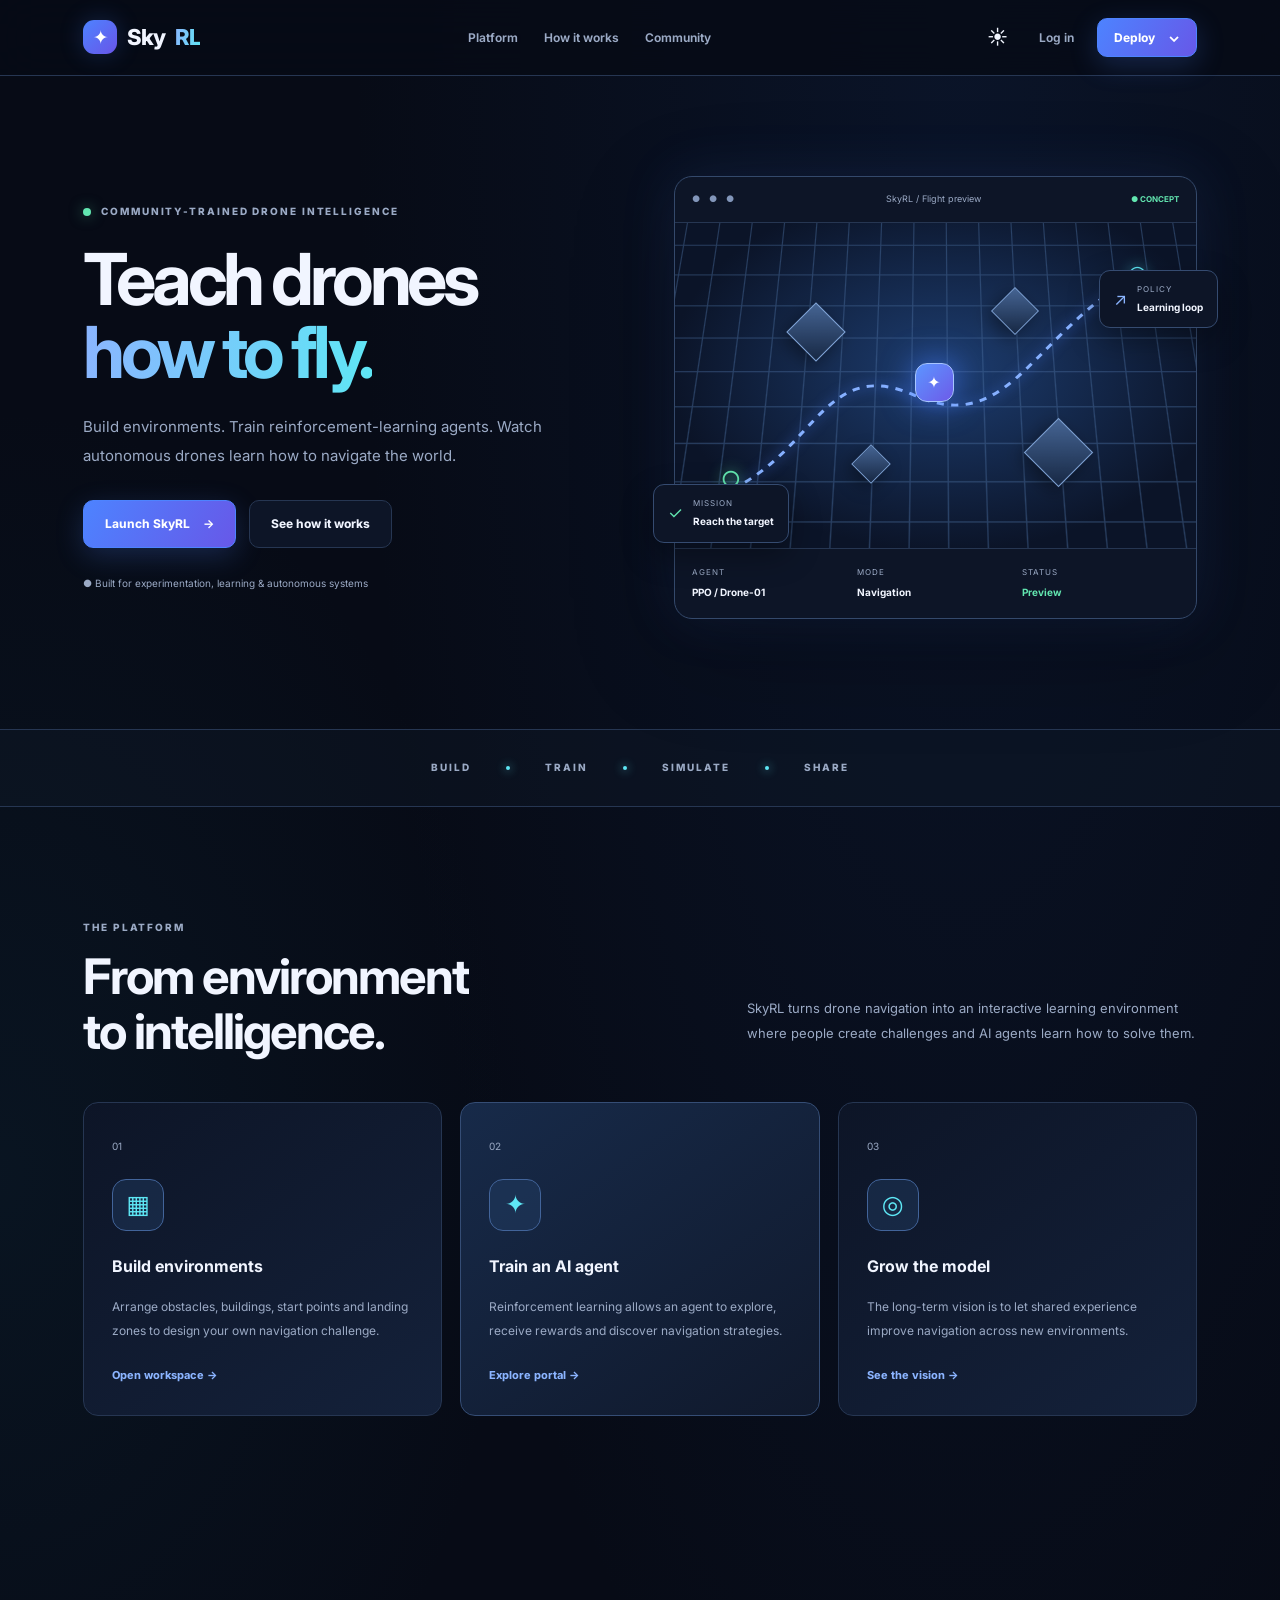
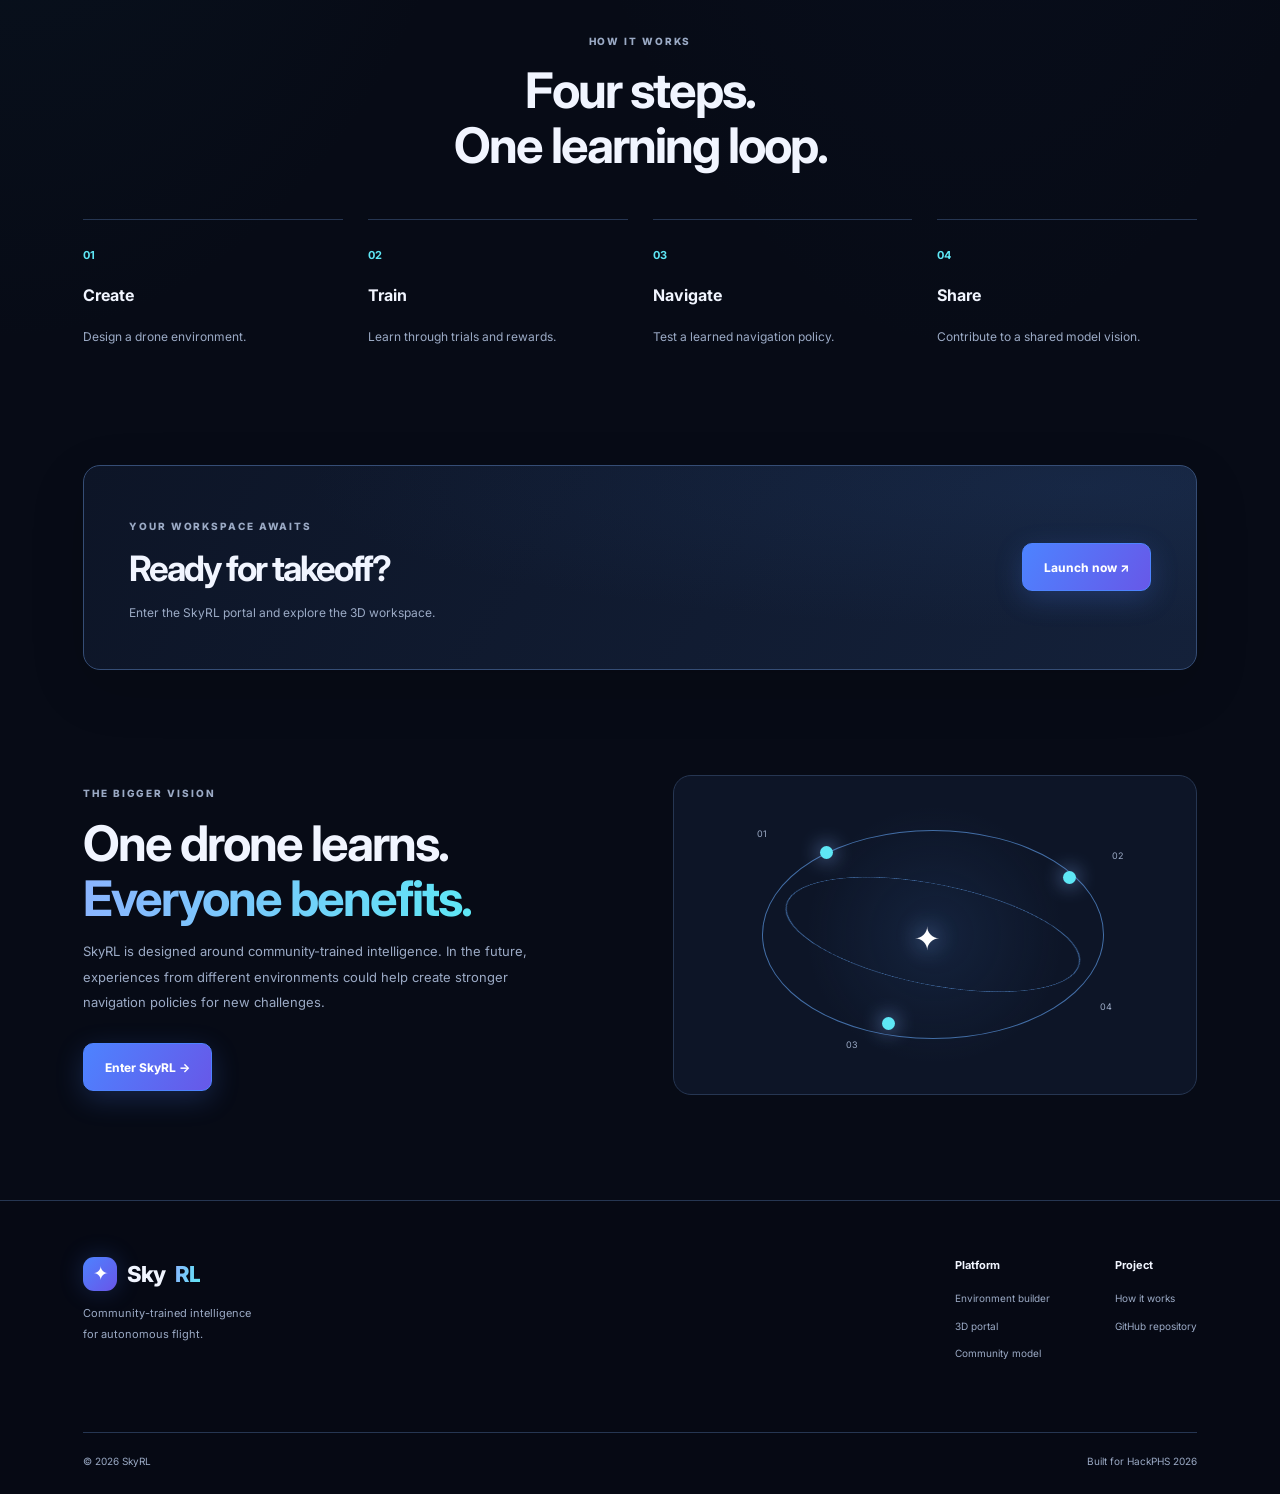
<file: index.html>
<!doctype html>
<html lang="en">
<head>
  <meta charset="utf-8">
  <meta name="viewport" content="width=device-width, initial-scale=1">
  <meta name="theme-color" content="#080b13">
  <meta name="description" content="SkyRL — autonomous flight intelligence and reinforcement learning.">
  <title>SkyRL — Autonomous Flight Intelligence</title>

  <link rel="preconnect" href="https://fonts.googleapis.com">
  <link rel="preconnect" href="https://fonts.gstatic.com" crossorigin>
  <link href="https://fonts.googleapis.com/css2?family=Inter:wght@400;500;600;700;800&display=swap" rel="stylesheet">
  <link rel="stylesheet" href="style.css">

  <script>
    try {
      document.documentElement.dataset.theme =
        localStorage.getItem("skyrl-theme") || "dark";
    } catch (e) {}
  </script>

  <script src="script.js" defer></script>
</head>

<body>
  <header class="nav">
    <a class="logo" href="index.html"><b>✦</b> Sky<span>RL</span></a>

    <nav class="main-nav">
      <a href="#platform">Platform</a>
      <a href="#how">How it works</a>
      <a href="#community">Community</a>
    </nav>

    <div class="navright">
      <button id="themeToggle" class="iconbtn" aria-label="Toggle theme">☾</button>
      <button id="loginOpen" class="textbtn">Log in</button>

      <div class="deploy-wrap">
        <button id="deployToggle" class="btn btn-small deploy-button"
          aria-expanded="false" aria-controls="deployMenu">
          Deploy <span>⌄</span>
        </button>

        <div class="deploy-menu" id="deployMenu" hidden>
          <a href="portal.html" class="deploy-option">
            <span class="deploy-icon">3D</span>
            <span class="deploy-copy">
              <strong>Flight workspace</strong>
              <small>Open the 3D environment</small>
            </span>
            <span class="deploy-arrow">↗</span>
          </a>
        </div>
      </div>
    </div>
  </header>

  <main>
    <section class="hero">
      <div class="hero-copy">
        <div class="eyebrow"><i></i> COMMUNITY-TRAINED DRONE INTELLIGENCE</div>
        <h1>Teach drones<br><span>how to fly.</span></h1>

        <p>
          Build environments. Train reinforcement-learning agents.
          Watch autonomous drones learn how to navigate the world.
        </p>

        <div class="actions">
          <a class="btn" href="portal.html">Launch SkyRL <b>→</b></a>
          <a class="btn secondary" href="#how">See how it works</a>
        </div>

        <small class="subnote">● Built for experimentation, learning &amp; autonomous systems</small>
      </div>

      <div class="preview">
        <div class="windowtop">
          <span>● ● ●</span>
          <span>SkyRL / Flight preview</span>
          <b>● CONCEPT</b>
        </div>

        <div class="map">
          <div class="grid"></div>
          <i class="block b1"></i>
          <i class="block b2"></i>
          <i class="block b3"></i>
          <i class="block b4"></i>

          <span class="start">○<small>START</small></span>
          <span class="land">◎<small>LAND</small></span>

          <svg viewBox="0 0 500 330" preserveAspectRatio="none" aria-hidden="true">
            <path d="M55 270 C135 230 145 135 230 175 S340 125 425 65"/>
          </svg>

          <div class="drone">✦</div>
        </div>

        <div class="stats">
          <div><small>AGENT</small><b>PPO / Drone-01</b></div>
          <div><small>MODE</small><b>Navigation</b></div>
          <div><small>STATUS</small><b class="green">Preview</b></div>
        </div>

        <div class="floatcard topcard">↗ <span><small>POLICY</small><b>Learning loop</b></span></div>
        <div class="floatcard bottomcard">✓ <span><small>MISSION</small><b>Reach the target</b></span></div>
      </div>
    </section>

    <div class="strip">
      <span>BUILD</span><i></i><span>TRAIN</span><i></i>
      <span>SIMULATE</span><i></i><span>SHARE</span>
    </div>

    <section class="section" id="platform">
      <div class="sectionhead">
        <div>
          <label>THE PLATFORM</label>
          <h2>From environment<br>to intelligence.</h2>
        </div>
        <p>
          SkyRL turns drone navigation into an interactive learning
          environment where people create challenges and AI agents
          learn how to solve them.
        </p>
      </div>

      <div class="cards">
        <article class="feature-card">
          <small>01</small><div class="symbol">▦</div>
          <h3>Build environments</h3>
          <p>Arrange obstacles, buildings, start points and landing zones to design your own navigation challenge.</p>
          <a href="portal.html">Open workspace →</a>
        </article>

        <article class="feature-card darkcard">
          <small>02</small><div class="symbol">✦</div>
          <h3>Train an AI agent</h3>
          <p>Reinforcement learning allows an agent to explore, receive rewards and discover navigation strategies.</p>
          <a href="portal.html">Explore portal →</a>
        </article>

        <article class="feature-card">
          <small>03</small><div class="symbol">◎</div>
          <h3>Grow the model</h3>
          <p>The long-term vision is to let shared experience improve navigation across new environments.</p>
          <a href="#community">See the vision →</a>
        </article>
      </div>
    </section>

    <section class="section" id="how">
      <div class="sectionhead centered">
        <label>HOW IT WORKS</label>
        <h2>Four steps.<br>One learning loop.</h2>
      </div>

      <div class="steps">
        <div><b>01</b><h3>Create</h3><p>Design a drone environment.</p></div>
        <div><b>02</b><h3>Train</h3><p>Learn through trials and rewards.</p></div>
        <div><b>03</b><h3>Navigate</h3><p>Test a learned navigation policy.</p></div>
        <div><b>04</b><h3>Share</h3><p>Contribute to a shared model vision.</p></div>
      </div>
    </section>

    <section class="cta">
      <div>
        <label>YOUR WORKSPACE AWAITS</label>
        <h2>Ready for takeoff?</h2>
        <p>Enter the SkyRL portal and explore the 3D workspace.</p>
      </div>
      <a class="btn" href="portal.html">Launch now ↗</a>
    </section>

    <section class="community section" id="community">
      <div>
        <label>THE BIGGER VISION</label>
        <h2>One drone learns.<br><span>Everyone benefits.</span></h2>
        <p>
          SkyRL is designed around community-trained intelligence.
          In the future, experiences from different environments could
          help create stronger navigation policies for new challenges.
        </p>
        <a class="btn" href="portal.html">Enter SkyRL →</a>
      </div>

      <div class="network" aria-hidden="true">
        <i></i><i></i><i></i><b>✦</b>
        <span>01</span><span>02</span><span>03</span><span>04</span>
      </div>
    </section>
  </main>

  <footer>
    <div>
      <a class="logo" href="index.html"><b>✦</b> Sky<span>RL</span></a>
      <p>Community-trained intelligence<br>for autonomous flight.</p>
    </div>

    <div class="footlinks">
      <div>
        <b>Platform</b>
        <a href="#platform">Environment builder</a>
        <a href="portal.html">3D portal</a>
        <a href="#community">Community model</a>
      </div>
      <div>
        <b>Project</b>
        <a href="#how">How it works</a>
        <a href="https://github.com/hasanayub9999/PHS-HACKS-HASAN-SAKTHI-TEAM">GitHub repository</a>
      </div>
    </div>

    <div class="footbottom">
      © 2026 SkyRL <span>Built for HackPHS 2026</span>
    </div>
  </footer>

  <div class="modal" id="loginModal" hidden>
    <div class="dialog" role="dialog" aria-modal="true" aria-labelledby="loginTitle">
      <button class="close" id="loginClose" aria-label="Close login">×</button>
      <div class="modalmark">✦</div>
      <h2 id="loginTitle">Welcome to SkyRL</h2>
      <p>Sign-in will let you save environments and training runs once authentication is connected.</p>
      <button class="google" id="googleBtn"><b>G</b> Continue with Google</button>
      <div class="or">DEMO INTERFACE</div>
      <input id="loginEmail" type="email" placeholder="Email address" autocomplete="email">
      <button class="btn full" id="emailContinue">Continue</button>
      <small id="loginMessage">Authentication is not connected yet.</small>
    </div>
  </div>
</body>
</html>
</file>
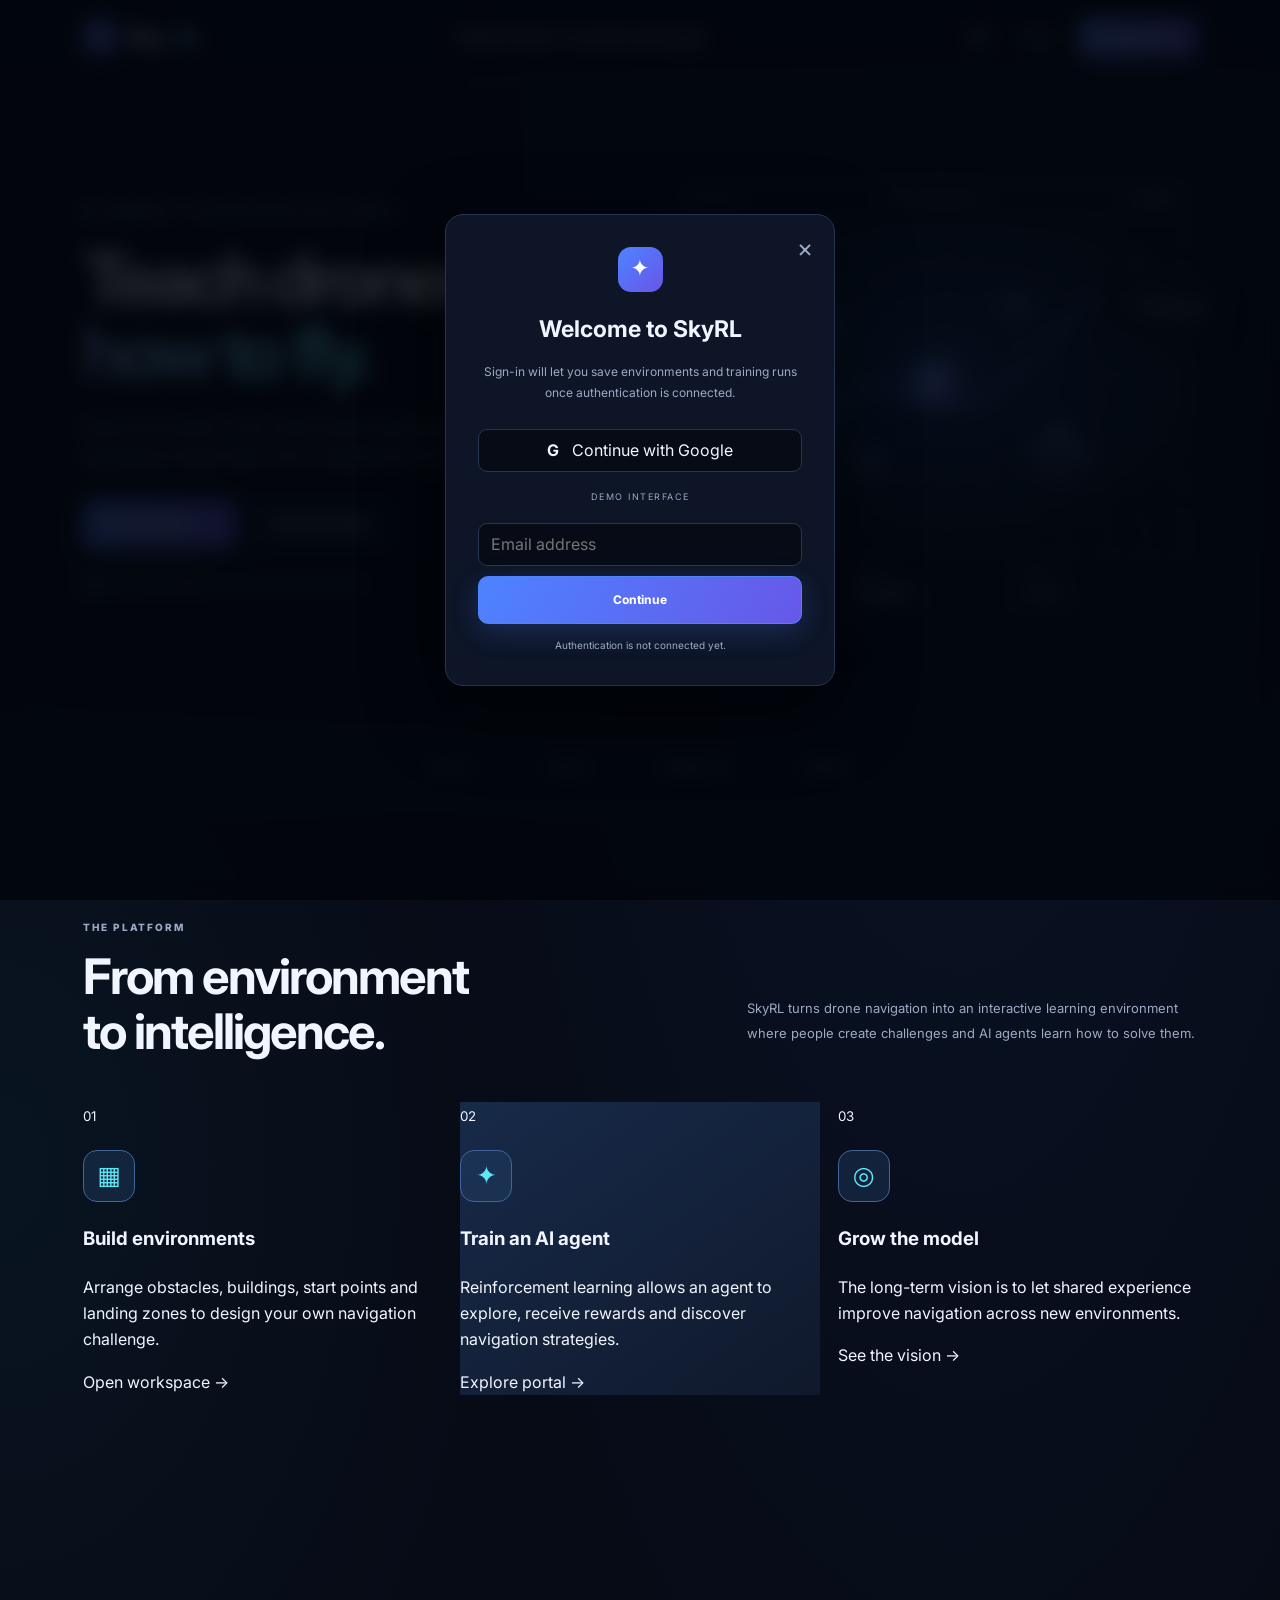
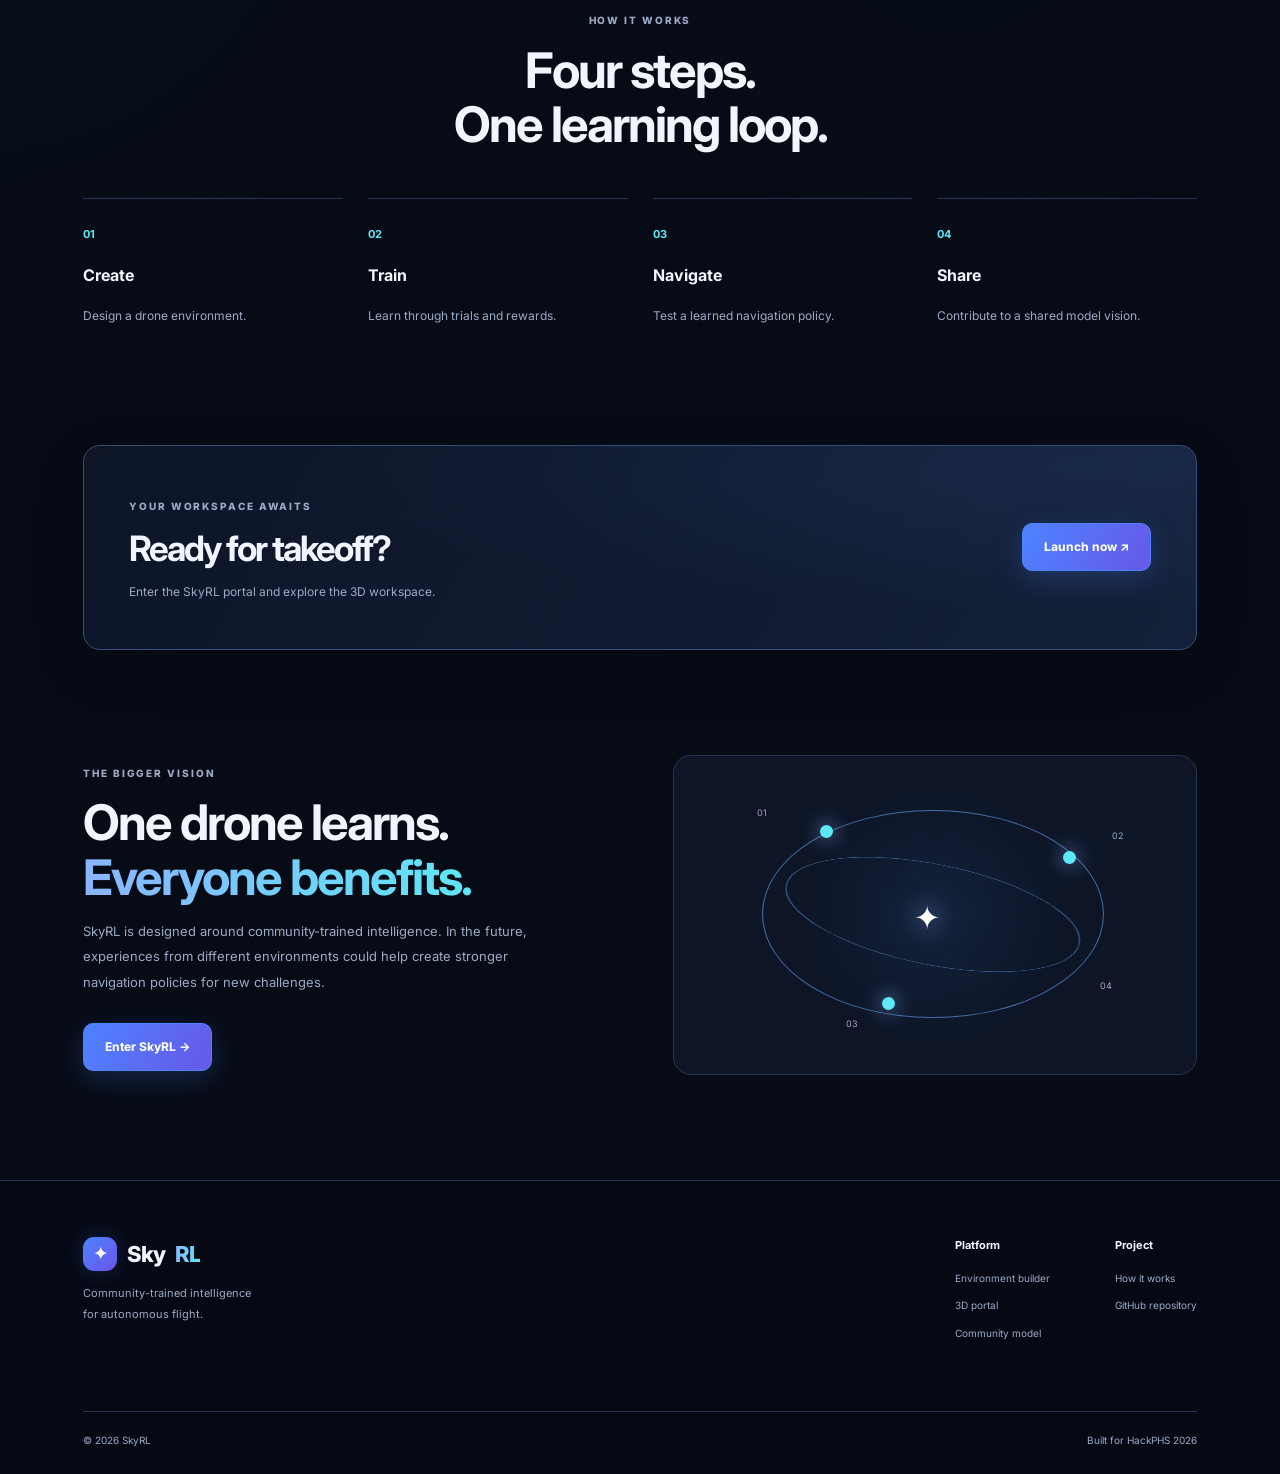
<file: index[1].html>
<!doctype html>
<html lang="en">
<head>
<meta charset="utf-8"><meta name="viewport" content="width=device-width,initial-scale=1">
<title>SkyRL — Autonomous Flight Intelligence</title>
<link rel="preconnect" href="https://fonts.googleapis.com"><link href="https://fonts.googleapis.com/css2?family=Inter:wght@400;500;600;700;800&display=swap" rel="stylesheet">
<link rel="stylesheet" href="style.css">
<script>try{if(localStorage.getItem('skyrl-theme')==='dark')document.documentElement.dataset.theme='dark'}catch(e){}</script>
</head>
<body>
<header class="nav"><a class="logo" href="index.html"><b>✦</b> Sky<span>RL</span></a><nav><a href="#platform">Platform</a><a href="#how">How it works</a><a href="#community">Community</a></nav><div class="navright"><button id="themeToggle" class="iconbtn" aria-label="Toggle dark mode">☾</button><button id="loginOpen" class="textbtn">Log in</button><a class="btn btn-small" href="portal.html">Launch now ↗</a></div></header>
<main>
<section class="hero"><div class="hero-copy"><div class="eyebrow"><i></i> COMMUNITY-TRAINED DRONE INTELLIGENCE</div><h1>Teach drones<br><span>how to fly.</span></h1><p>Build environments. Train reinforcement-learning agents. Watch autonomous drones learn how to navigate the world.</p><div class="actions"><a class="btn" href="portal.html">Launch SkyRL <b>→</b></a><a class="btn secondary" href="#how">See how it works</a></div><small class="subnote">● Built for experimentation, learning & autonomous systems</small></div>
<div class="preview"><div class="windowtop"><span>● ● ●</span> SkyRL / Flight preview <b>● CONCEPT</b></div><div class="map"><div class="grid"></div><i class="block b1"></i><i class="block b2"></i><i class="block b3"></i><i class="block b4"></i><span class="start">○<small>START</small></span><span class="land">◎<small>LAND</small></span><svg viewBox="0 0 500 330"><path d="M55 270 C135 230 145 135 230 175 S340 125 425 65"/></svg><div class="drone">✦</div></div><div class="stats"><div><small>AGENT</small><b>PPO / Drone-01</b></div><div><small>MODE</small><b>Navigation</b></div><div><small>STATUS</small><b class="green">Preview</b></div></div><div class="floatcard topcard">↗ <span><small>POLICY</small><b>Learning loop</b></span></div><div class="floatcard bottomcard">✓ <span><small>MISSION</small><b>Reach the target</b></span></div></div></section>
<div class="strip"><span>BUILD</span><i></i><span>TRAIN</span><i></i><span>SIMULATE</span><i></i><span>SHARE</span></div>
<section class="section" id="platform"><div class="sectionhead"><div><label>THE PLATFORM</label><h2>From environment<br>to intelligence.</h2></div><p>SkyRL turns drone navigation into an interactive learning environment where people create challenges and AI agents learn how to solve them.</p></div><div class="cards"><article><small>01</small><div class="symbol">▦</div><h3>Build environments</h3><p>Arrange obstacles, buildings, start points and landing zones to design your own navigation challenge.</p><a href="portal.html">Open workspace →</a></article><article class="darkcard"><small>02</small><div class="symbol">✦</div><h3>Train an AI agent</h3><p>Reinforcement learning allows an agent to explore, receive rewards and discover navigation strategies.</p><a href="portal.html">Explore portal →</a></article><article><small>03</small><div class="symbol">◎</div><h3>Grow the model</h3><p>The long-term vision is to let shared experience improve navigation across new environments.</p><a href="#community">See the vision →</a></article></div></section>
<section class="section" id="how"><div class="sectionhead centered"><label>HOW IT WORKS</label><h2>Four steps.<br>One learning loop.</h2></div><div class="steps"><div><b>01</b><h3>Create</h3><p>Design a drone environment.</p></div><div><b>02</b><h3>Train</h3><p>Learn through trials and rewards.</p></div><div><b>03</b><h3>Navigate</h3><p>Test a learned navigation policy.</p></div><div><b>04</b><h3>Share</h3><p>Contribute to a shared model vision.</p></div></div></section>
<section class="cta"><div><label>YOUR WORKSPACE AWAITS</label><h2>Ready for takeoff?</h2><p>Enter the SkyRL portal and explore the 3D workspace.</p></div><a class="btn" href="portal.html">Launch now ↗</a></section>
<section class="community section" id="community"><div><label>THE BIGGER VISION</label><h2>One drone learns.<br><span>Everyone benefits.</span></h2><p>SkyRL is designed around community-trained intelligence. In the future, experiences from different environments could help create stronger navigation policies for new challenges.</p><a class="btn" href="portal.html">Enter SkyRL →</a></div><div class="network"><i></i><i></i><i></i><b>✦</b><span>01</span><span>02</span><span>03</span><span>04</span></div></section>
</main>
<footer><div><a class="logo" href="index.html"><b>✦</b> Sky<span>RL</span></a><p>Community-trained intelligence<br>for autonomous flight.</p></div><div class="footlinks"><div><b>Platform</b><a href="#platform">Environment builder</a><a href="portal.html">3D portal</a><a href="#community">Community model</a></div><div><b>Project</b><a href="#how">How it works</a><a href="https://github.com/hasanayub9999/PHS-HACKS-HASAN-SAKTHI-TEAM">GitHub repository</a></div></div><div class="footbottom">© 2026 SkyRL <span>Built for HackPHS 2026</span></div></footer>
<div class="modal" id="loginModal"><div class="dialog"><button class="close" id="loginClose">×</button><div class="modalmark">✦</div><h2>Welcome to SkyRL</h2><p>Sign-in will let you save environments and training runs once authentication is connected.</p><button class="google" id="googleBtn"><b>G</b> Continue with Google</button><div class="or">DEMO INTERFACE</div><input type="email" placeholder="Email address"><button class="btn full" id="emailContinue">Continue</button><small>Authentication is not connected yet.</small></div></div>
<script src="script.js"></script>
</body></html>
</file>
<file: style.css>
/* SKYRL — FLIGHT INTELLIGENCE */

/* THEME */
:root {
  color-scheme: dark;
  --bg: #070b16;
  --surface: #0d1527;
  --surface2: #14213a;
  --text: #f1f5ff;
  --muted: #9baac5;
  --border: #263652;
  --blue: #8bb4ff;
  --blue2: #4d83ff;
  --cyan: #5ee7f5;
  --green: #62e6b0;
}

:root[data-theme="light"] {
  color-scheme: light;
  --bg: #f4f7ff;
  --surface: #ffffff;
  --surface2: #e9f0ff;
  --text: #101b33;
  --muted: #61708b;
  --border: #d6e0f3;
  --blue: #326de0;
  --blue2: #326de0;
  --cyan: #087f9a;
  --green: #087e5c;
}

* {
  box-sizing: border-box;
}

html {
  scroll-behavior: smooth;
  scroll-padding-top: 90px;
}

body {
  margin: 0;
  color: var(--text);
  background:
    radial-gradient(ellipse at 75% 0%, #16346a38, transparent 38rem),
    radial-gradient(ellipse at 0% 38%, #123d5230, transparent 32rem),
    var(--bg);
  font-family: Inter, system-ui, sans-serif;
  line-height: 1.65;
}

button, input {
  font: inherit;
}

button, a {
  -webkit-tap-highlight-color: transparent;
}

button {
  cursor: pointer;
}

a {
  color: inherit;
  text-decoration: none;
}

button:focus-visible,
a:focus-visible,
input:focus-visible {
  outline: 2px solid var(--cyan);
  outline-offset: 4px;
}

/* NAVIGATION */
.nav {
  position: sticky;
  top: 0;
  z-index: 50;
  min-height: 76px;
  display: flex;
  align-items: center;
  justify-content: space-between;
  gap: 28px;
  padding: 0 6.5%;
  background: color-mix(in srgb, var(--bg) 84%, transparent);
  backdrop-filter: blur(22px);
  border-bottom: 1px solid var(--border);
}

.logo {
  display: inline-flex;
  align-items: center;
  gap: 10px;
  font-size: 22px;
  font-weight: 800;
  letter-spacing: -1px;
  white-space: nowrap;
}

.logo > b {
  display: grid;
  place-items: center;
  width: 34px;
  height: 34px;
  border-radius: 11px;
  color: white;
  font-size: 19px;
  background: linear-gradient(135deg, var(--blue2), #6955e8);
  box-shadow: 0 0 24px #4d83ff38;
}

.logo span,
.hero h1 span,
.community h2 span {
  color: var(--blue);
  background: linear-gradient(100deg, var(--blue), var(--cyan));
  -webkit-background-clip: text;
  background-clip: text;
  -webkit-text-fill-color: transparent;
}

.main-nav,
.navright {
  display: flex;
  align-items: center;
  gap: 26px;
}

.main-nav a,
.textbtn {
  color: var(--muted);
  font-size: 12px;
  font-weight: 650;
  transition: color .2s;
}

.main-nav a:hover,
.textbtn:hover {
  color: var(--text);
}

.navright {
  gap: 15px;
}

.iconbtn,
.textbtn {
  border: 0;
  background: transparent;
  color: var(--text);
  padding: 8px;
}

.iconbtn {
  font-size: 20px;
}

.textbtn {
  color: var(--muted);
}

/* BUTTONS */
.btn {
  display: inline-flex;
  align-items: center;
  justify-content: center;
  gap: 13px;
  min-height: 48px;
  padding: 0 21px;
  border: 1px solid var(--blue2);
  border-radius: 10px;
  background: linear-gradient(120deg, var(--blue2), #6758e8);
  color: #fff;
  font-size: 12px;
  font-weight: 750;
  box-shadow: 0 8px 28px #4d83ff38;
  transition: transform .2s, filter .2s, box-shadow .2s;
}

.btn:hover {
  transform: translateY(-2px);
  filter: brightness(1.09);
  box-shadow: 0 12px 34px #4d83ff50;
}

.btn-small {
  min-height: 39px;
  padding: 0 16px;
}

.secondary {
  background: var(--surface);
  border-color: var(--border);
  color: var(--text);
  box-shadow: none;
}

.secondary:hover {
  background: var(--surface2);
}

.deploy-wrap {
  position: relative;
}

.deploy-button {
  white-space: nowrap;
}

.deploy-button span {
  font-size: 15px;
}

.deploy-menu {
  position: absolute;
  top: calc(100% + 12px);
  right: 0;
  width: 250px;
  padding: 7px;
  border: 1px solid var(--border);
  border-radius: 14px;
  background: var(--surface);
  box-shadow: 0 22px 60px #0006;
}

.deploy-menu[hidden],
.modal[hidden] {
  display: none;
}

.deploy-option {
  display: flex;
  align-items: center;
  gap: 12px;
  padding: 12px;
  border-radius: 10px;
}

.deploy-option:hover {
  background: var(--surface2);
}

.deploy-icon {
  display: grid;
  place-items: center;
  flex-shrink: 0;
  width: 38px;
  height: 38px;
  border-radius: 10px;
  background: var(--surface2);
  color: var(--cyan);
  font-size: 11px;
  font-weight: 800;
}

.deploy-copy {
  display: flex;
  flex-direction: column;
}

.deploy-copy strong {
  font-size: 12px;
}

.deploy-copy small {
  color: var(--muted);
  font-size: 10px;
}

.deploy-arrow {
  margin-left: auto;
  color: var(--muted);
}

/* HERO */
.hero {
  max-width: 1500px;
  margin: auto;
  min-height: 650px;
  padding: 100px 6.5% 110px;
  display: grid;
  grid-template-columns: 1fr 1fr;
  align-items: center;
  gap: 68px;
}

.hero-copy {
  max-width: 590px;
}

.eyebrow,
label {
  color: var(--muted);
  font-size: 10px;
  font-weight: 800;
  letter-spacing: 1.9px;
}

.eyebrow {
  display: flex;
  align-items: center;
  gap: 10px;
}

.eyebrow i {
  width: 8px;
  height: 8px;
  background: var(--green);
  border-radius: 50%;
  box-shadow: 0 0 14px #62e6b080;
}

.hero h1 {
  margin: 23px 0;
  font-size: clamp(48px, 5.6vw, 78px);
  line-height: 1.02;
  letter-spacing: -4.5px;
}

.hero-copy > p {
  max-width: 490px;
  color: var(--muted);
  font-size: 15px;
  line-height: 1.95;
}

.actions {
  display: flex;
  flex-wrap: wrap;
  gap: 13px;
  margin-top: 29px;
}

.subnote {
  display: block;
  margin-top: 27px;
  color: var(--muted);
  font-size: 10px;
}

/* FLIGHT PREVIEW */
.preview {
  position: relative;
  min-width: 0;
  padding: 0;
  border: 1px solid #34496b;
  border-radius: 18px;
  background: var(--surface);
  box-shadow: 0 30px 100px #0004, 0 0 55px #4d83ff20;
}

.windowtop {
  display: flex;
  align-items: center;
  justify-content: space-between;
  gap: 12px;
  padding: 15px 17px;
  color: var(--muted);
  font-size: 9px;
  border-bottom: 1px solid var(--border);
}

.windowtop > span:first-child {
  color: #8296ba;
  letter-spacing: 3px;
}

.windowtop b {
  color: var(--green);
  font-size: 8px;
  white-space: nowrap;
}

.map {
  position: relative;
  height: 325px;
  overflow: hidden;
  background: radial-gradient(ellipse at 52% 45%, #1d3d70, #0b1428 72%);
}

.grid {
  position: absolute;
  inset: 0;
  opacity: .48;
  background-image:
    linear-gradient(#466a9b 1px, transparent 1px),
    linear-gradient(90deg, #466a9b 1px, transparent 1px);
  background-size: 30px 30px;
  transform: perspective(400px) rotateX(14deg) scale(1.2);
}

.block {
  position: absolute;
  width: 42px;
  height: 42px;
  background: linear-gradient(135deg, #456493, #172844);
  border: 1px solid #7b9ed0;
  box-shadow: 0 7px 18px #0006;
  transform: rotate(45deg);
}

.b1 { left: 23%; top: 27%; }
.b2 { left: 62%; top: 22%; width: 34px; height: 34px; }
.b3 { left: 69%; top: 63%; width: 49px; height: 49px; }
.b4 { left: 35%; top: 70%; width: 28px; height: 28px; }

.start,
.land {
  position: absolute;
  z-index: 2;
  display: flex;
  flex-direction: column;
  align-items: center;
  color: var(--green);
  font-size: 22px;
  text-shadow: 0 0 14px currentColor;
}

.start { left: 8%; bottom: 12%; }
.land { right: 9%; top: 10%; color: var(--cyan); }

.start small,
.land small {
  font-size: 7px;
  letter-spacing: 1px;
}

.map svg {
  position: absolute;
  inset: 0;
  width: 100%;
  height: 100%;
}

.map svg path {
  fill: none;
  stroke: #86b0ff;
  stroke-width: 3;
  stroke-dasharray: 7 7;
  filter: drop-shadow(0 0 6px #477dff);
}

.drone {
  position: absolute;
  top: 43%;
  left: 46%;
  display: grid;
  place-items: center;
  width: 39px;
  height: 39px;
  border: 1px solid #a7c5ff;
  border-radius: 12px;
  background: linear-gradient(135deg, #5c95ff, #6d5be9);
  color: white;
  box-shadow: 0 0 32px #477dffb0;
  animation: hoverDrone 3s ease-in-out infinite;
}

@keyframes hoverDrone {
  50% { transform: translateY(-8px) rotate(8deg); }
}

.stats {
  display: grid;
  grid-template-columns: repeat(3, 1fr);
  gap: 8px;
  padding: 17px;
  border-top: 1px solid var(--border);
}

.stats div {
  display: flex;
  flex-direction: column;
  gap: 5px;
}

.stats small,
.floatcard small {
  color: var(--muted);
  font-size: 8px;
  letter-spacing: 1px;
}

.stats b {
  font-size: 10px;
}

.green {
  color: var(--green);
}

.floatcard {
  position: absolute;
  z-index: 3;
  display: flex;
  align-items: center;
  gap: 10px;
  padding: 12px 14px;
  background: var(--surface);
  border: 1px solid #354b70;
  border-radius: 11px;
  box-shadow: 0 12px 32px #0005;
  font-size: 17px;
  color: var(--blue);
}

.floatcard span {
  display: flex;
  flex-direction: column;
  gap: 3px;
}

.floatcard b {
  color: var(--text);
  font-size: 10px;
}

.topcard { top: 21%; right: -22px; }
.bottomcard { bottom: 17%; left: -22px; color: var(--green); }

/* SECTION DIVIDER */
.strip {
  min-height: 78px;
  display: flex;
  align-items: center;
  justify-content: center;
  gap: 35px;
  padding: 15px;
  border-top: 1px solid var(--border);
  border-bottom: 1px solid var(--border);
  background: #101a2a66;
  color: var(--muted);
  font-size: 10px;
  font-weight: 800;
  letter-spacing: 2px;
}

.strip i {
  width: 4px;
  height: 4px;
  background: var(--cyan);
  border-radius: 50%;
  box-shadow: 0 0 10px var(--cyan);
}

/* PLATFORM AND FEATURE CARDS */
.section {
  max-width: 1500px;
  margin: auto;
  padding: 105px 6.5%;
}

.sectionhead {
  display: flex;
  align-items: end;
  justify-content: space-between;
  gap: 40px;
  margin-bottom: 42px;
}

.section h2,
.cta h2 {
  margin: 12px 0 0;
  font-size: clamp(32px, 4vw, 49px);
  line-height: 1.12;
  letter-spacing: -2px;
}

.sectionhead > p,
.community > div:first-child > p {
  max-width: 450px;
  color: var(--muted);
  font-size: 13px;
  line-height: 1.95;
}

.centered {
  display: block;
  text-align: center;
}

.cards {
  display: grid;
  grid-template-columns: repeat(3, 1fr);
  gap: 18px;
}

.feature-card {
  position: relative;
  padding: 28px;
  border: 1px solid var(--border);
  border-radius: 15px;
  background: linear-gradient(145deg, var(--surface), var(--surface2));
  transition: transform .2s, border-color .2s, box-shadow .2s;
}

.feature-card:hover {
  transform: translateY(-5px);
  border-color: #5a83c5;
  box-shadow: 0 18px 40px #0002;
}

.feature-card > small {
  color: var(--muted);
  font-size: 10px;
}

.symbol {
  display: grid;
  place-items: center;
  width: 52px;
  height: 52px;
  margin: 22px 0;
  border: 1px solid #42649a;
  border-radius: 14px;
  color: var(--cyan);
  background: #23416a66;
  font-size: 25px;
}

.feature-card h3,
.steps h3 {
  font-size: 16px;
}

.feature-card p,
.steps p,
.cta p {
  color: var(--muted);
  font-size: 12px;
  line-height: 1.95;
}

.feature-card > a {
  display: inline-block;
  margin-top: 12px;
  color: var(--blue);
  font-size: 11px;
  font-weight: 750;
}

.darkcard {
  background: linear-gradient(145deg, #172a49, #10192c);
  border-color: #354d75;
}

/* HOW IT WORKS */
.steps {
  display: grid;
  grid-template-columns: repeat(4, 1fr);
  gap: 25px;
  margin-top: 45px;
}

.steps > div {
  border-top: 1px solid var(--border);
  padding-top: 20px;
}

.steps > div > b {
  color: var(--cyan);
  font-size: 11px;
}

/* CALL TO ACTION */
.cta {
  display: flex;
  align-items: center;
  justify-content: space-between;
  gap: 30px;
  margin: 0 6.5%;
  padding: 45px;
  border: 1px solid #354d75;
  border-radius: 17px;
  background:
    radial-gradient(ellipse at 90% 10%, #294b8033, transparent 55%),
    linear-gradient(120deg, var(--surface), var(--surface2));
  box-shadow: 0 18px 55px #0002;
}

.cta h2 {
  font-size: 35px;
}

.cta p {
  margin-bottom: 0;
}

/* COMMUNITY NETWORK */
.community {
  display: grid;
  grid-template-columns: 1fr 1fr;
  align-items: center;
  gap: 65px;
}

.community .btn {
  margin-top: 15px;
}

.network {
  position: relative;
  min-height: 320px;
  overflow: hidden;
  border: 1px solid var(--border);
  border-radius: 18px;
  background:
    radial-gradient(circle at center, #294c803d 0, transparent 42%),
    var(--surface);
}

.network:before,
.network:after {
  content: "";
  position: absolute;
  width: 65%;
  height: 65%;
  top: 17%;
  left: 17%;
  border: 1px solid #426da5;
  border-radius: 50%;
}

.network:after {
  transform: rotateX(65deg) rotateZ(40deg);
}

.network > i {
  position: absolute;
  width: 13px;
  height: 13px;
  border-radius: 50%;
  background: var(--cyan);
  box-shadow: 0 0 20px var(--blue);
}

.network > i:nth-child(1) { top: 22%; left: 28%; }
.network > i:nth-child(2) { top: 30%; right: 23%; }
.network > i:nth-child(3) { bottom: 20%; left: 40%; }

.network > b {
  position: absolute;
  top: 43%;
  left: 46%;
  color: white;
  font-size: 32px;
  text-shadow: 0 0 25px var(--blue);
}

.network > span {
  position: absolute;
  color: var(--muted);
  font-size: 9px;
}

.network > span:nth-of-type(1) { top: 16%; left: 16%; }
.network > span:nth-of-type(2) { top: 23%; right: 14%; }
.network > span:nth-of-type(3) { bottom: 13%; left: 33%; }
.network > span:nth-of-type(4) { bottom: 25%; right: 16%; }

/* FOOTER */
footer {
  display: grid;
  grid-template-columns: 1fr 1fr;
  gap: 45px;
  padding: 55px 6.5% 25px;
  border-top: 1px solid var(--border);
  background: #06091488;
}

footer p {
  color: var(--muted);
  font-size: 11px;
  line-height: 1.9;
}

.footlinks {
  display: flex;
  justify-content: flex-end;
  gap: 65px;
}

.footlinks > div {
  display: flex;
  flex-direction: column;
  gap: 11px;
}

.footlinks b {
  margin-bottom: 5px;
  font-size: 11px;
}

.footlinks a {
  color: var(--muted);
  font-size: 10px;
}

.footlinks a:hover {
  color: var(--cyan);
}

.footbottom {
  grid-column: 1 / -1;
  display: flex;
  justify-content: space-between;
  gap: 20px;
  margin-top: 25px;
  padding-top: 20px;
  border-top: 1px solid var(--border);
  color: var(--muted);
  font-size: 10px;
}

/* LOGIN MODAL */
.modal {
  position: fixed;
  inset: 0;
  z-index: 100;
  display: grid;
  place-items: center;
  padding: 20px;
  background: #02050bd9;
  backdrop-filter: blur(10px);
}

.dialog {
  position: relative;
  width: min(100%, 390px);
  padding: 32px;
  border: 1px solid var(--border);
  border-radius: 18px;
  background: var(--surface);
  text-align: center;
  box-shadow: 0 25px 80px #0007;
}

.close {
  position: absolute;
  top: 12px;
  right: 15px;
  border: 0;
  background: transparent;
  color: var(--muted);
  font-size: 25px;
}

.modalmark {
  display: grid;
  place-items: center;
  width: 45px;
  height: 45px;
  margin: 0 auto 15px;
  border-radius: 13px;
  background: linear-gradient(135deg, var(--blue2), #6955e8);
  color: white;
  font-size: 23px;
}

.dialog h2 {
  margin-bottom: 8px;
  font-size: 23px;
}

.dialog p {
  color: var(--muted);
  font-size: 12px;
  line-height: 1.8;
}

.google,
.dialog input {
  width: 100%;
  height: 43px;
  border: 1px solid var(--border);
  border-radius: 9px;
  background: var(--bg);
  color: var(--text);
}

.google {
  margin-top: 13px;
}

.google b {
  margin-right: 9px;
}

.dialog input {
  padding: 0 12px;
}

.or {
  margin: 18px 0;
  color: var(--muted);
  font-size: 9px;
  letter-spacing: 1.5px;
}

.full {
  width: 100%;
  margin-top: 10px;
}

.dialog > small {
  display: block;
  margin-top: 13px;
  color: var(--muted);
  font-size: 10px;
}

/* TABLET */
@media (max-width: 1000px) {
  .nav { padding-inline: 4%; gap: 16px; }
  .main-nav { gap: 14px; }
  .hero { padding-inline: 5%; gap: 35px; }
  .section { padding-inline: 5%; }
  .topcard { right: -8px; }
  .bottomcard { left: -8px; }
}

/* MOBILE */
@media (max-width: 760px) {
  .nav { min-height: 66px; }
  .main-nav { display: none; }
  .navright { gap: 8px; }
  .hero { grid-template-columns: 1fr; padding-top: 65px; }
  .hero-copy { max-width: 620px; }
  .preview { margin: 10px 10px 0; }
  .sectionhead { align-items: start; flex-direction: column; gap: 12px; }
  .cards { grid-template-columns: 1fr; }
  .steps { grid-template-columns: repeat(2, 1fr); }
  .community { grid-template-columns: 1fr; }
  .cta { margin-inline: 5%; padding: 28px; }
  footer { grid-template-columns: 1fr; }
  .footlinks { justify-content: flex-start; }
  .footbottom { grid-column: 1; }
}

@media (max-width: 480px) {
  .logo { font-size: 19px; }
  .logo > b { width: 29px; height: 29px; }
  .textbtn { display: none; }
  .hero h1 { letter-spacing: -2.5px; }
  .hero { padding-inline: 20px; }
  .map { height: 245px; }
  .windowtop { padding: 12px 9px; gap: 6px; font-size: 8px; }
  .windowtop b { font-size: 7px; }
  .stats { padding: 12px 8px; }
  .stats b { font-size: 8px; }
  .floatcard { padding: 8px; }
  .floatcard b { font-size: 9px; }
  .strip { gap: 13px; font-size: 8px; letter-spacing: 1px; }
  .section { padding: 65px 20px; }
  .steps { gap: 20px; }
  .cta { flex-direction: column; align-items: flex-start; margin-inline: 20px; padding: 23px; }
  .footlinks { gap: 30px; }
  footer { padding-inline: 20px; }
  .footbottom { flex-direction: column; gap: 5px; }
  .deploy-menu { width: 235px; }
}

/* ACCESSIBILITY */
@media (prefers-reduced-motion: reduce) {
  *, *::before, *::after {
    scroll-behavior: auto !important;
    animation-duration: .01ms !important;
    transition-duration: .01ms !important;
  }
}
```css
/* Fix Deploy dropdown disappearing on hover */
.deploy-wrap {
  position: relative;
}

.deploy-menu {
  position: absolute;
  top: 100%;
  right: 0;
  z-index: 9999;
  min-width: 240px;
  padding-top: 10px;
}

/* Keep the menu visible while hovering over the button or menu */
.deploy-wrap:hover .deploy-menu,
.deploy-wrap:focus-within .deploy-menu,
.deploy-menu:not([hidden]) {
  display: block;
}

/* Preserve the hidden state when closed */
.deploy-menu[hidden] {
  display: none !important;
}
```
</file>
